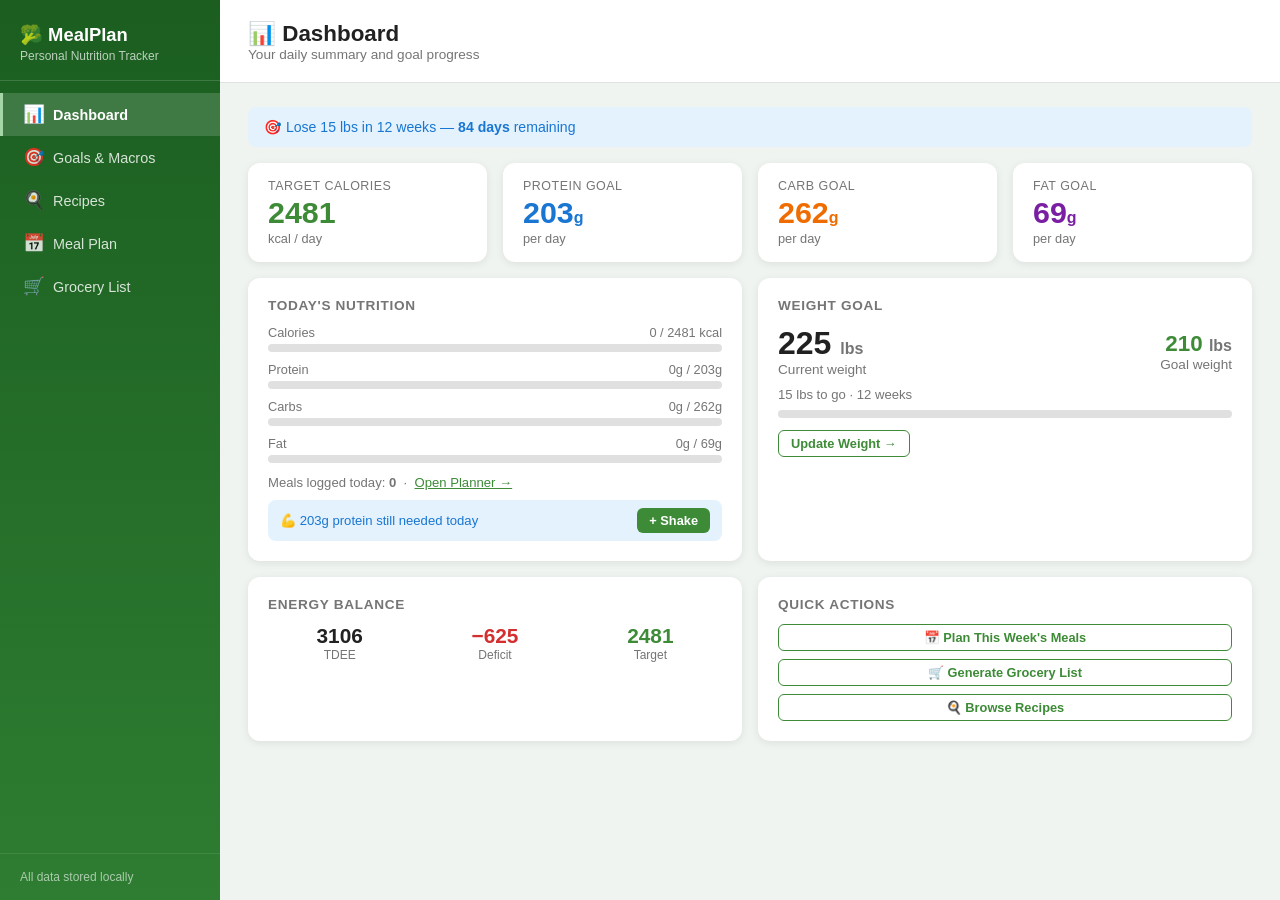
<file: index.html>
<!DOCTYPE html>
<html lang="en">
<head>
  <meta charset="UTF-8">
  <meta name="viewport" content="width=device-width, initial-scale=1.0">
  <title>MealPlan — Personal Nutrition & Meal Planner</title>
  <link rel="stylesheet" href="css/style.css">
  <style>
    /* Toast */
    #toast {
      position: fixed;
      bottom: 24px; left: 50%; transform: translateX(-50%) translateY(80px);
      background: var(--green);
      color: #fff;
      padding: 10px 22px;
      border-radius: 99px;
      font-size: 0.9rem;
      font-weight: 600;
      box-shadow: 0 4px 16px rgba(0,0,0,0.2);
      z-index: 9999;
      transition: transform 0.25s cubic-bezier(.34,1.56,.64,1);
      white-space: nowrap;
    }
    #toast.show { transform: translateX(-50%) translateY(0); }
  </style>
</head>
<body>

<!-- ── Sidebar ── -->
<aside id="sidebar">
  <div class="logo">
    <h1>🥦 MealPlan</h1>
    <span>Personal Nutrition Tracker</span>
  </div>
  <nav>
    <a href="#" id="nav-dashboard" data-nav="dashboard">
      <span class="icon">📊</span><span>Dashboard</span>
    </a>
    <a href="#" id="nav-goals" data-nav="goals">
      <span class="icon">🎯</span><span>Goals & Macros</span>
    </a>
    <a href="#" id="nav-recipes" data-nav="recipes">
      <span class="icon">🍳</span><span>Recipes</span>
    </a>
    <a href="#" id="nav-mealplan" data-nav="mealplan">
      <span class="icon">📅</span><span>Meal Plan</span>
    </a>
    <a href="#" id="nav-grocery" data-nav="grocery">
      <span class="icon">🛒</span><span>Grocery List</span>
    </a>
  </nav>
  <div class="sidebar-footer">All data stored locally</div>
</aside>

<!-- ── Main Content ── -->
<main id="main">

  <!-- Dashboard -->
  <section id="page-dashboard" class="page">
    <div class="page-header">
      <div>
        <h2>📊 Dashboard</h2>
        <p>Your daily summary and goal progress</p>
      </div>
    </div>
    <div class="page-body">
      <div id="dash-content"></div>
    </div>
  </section>

  <!-- Goals -->
  <section id="page-goals" class="page">
    <div class="page-header">
      <div>
        <h2>🎯 Goals & Macros</h2>
        <p>Set your body goals and get personalized macro targets</p>
      </div>
    </div>
    <div class="page-body">
      <div id="goals-content"></div>
    </div>
  </section>

  <!-- Recipes -->
  <section id="page-recipes" class="page">
    <div class="page-header">
      <div>
        <h2>🍳 Recipes</h2>
        <p>Browse and manage your meal library</p>
      </div>
    </div>
    <div class="page-body">
      <div class="section-actions">
        <input type="text" id="recipe-search" class="search-input" placeholder="🔍 Search recipes or tags…">
        <button class="btn btn-primary" onclick="editRecipe(null)">+ New Recipe</button>
      </div>
      <div id="recipes-content"></div>
    </div>
  </section>

  <!-- Meal Plan -->
  <section id="page-mealplan" class="page">
    <div class="page-header">
      <div>
        <h2>📅 Meal Plan</h2>
        <p>Plan your weekly meals and track macro totals</p>
      </div>
    </div>
    <div class="page-body">
      <div id="mealplan-content"></div>
    </div>
  </section>

  <!-- Grocery -->
  <section id="page-grocery" class="page">
    <div class="page-header">
      <div>
        <h2>🛒 Grocery List</h2>
        <p>Auto-generated from your meal plan, or add items manually</p>
      </div>
    </div>
    <div class="page-body">
      <div id="grocery-content"></div>
    </div>
  </section>

</main>

<!-- ── Modal ── -->
<div id="modal-overlay" class="modal-overlay">
  <div class="modal">
    <div class="modal-header">
      <h3 id="modal-title">Modal</h3>
      <button class="modal-close" onclick="closeModal()">✕</button>
    </div>
    <div class="modal-body" id="modal-body"></div>
    <div class="modal-footer" id="modal-footer"></div>
  </div>
</div>

<!-- ── Toast ── -->
<div id="toast"></div>

<script type="module" src="js/app.js"></script>

<!-- Mobile bottom nav -->
<nav id="bottom-nav">
  <a href="#" id="bnav-dashboard" data-nav="dashboard"><span class="icon">📊</span><span>Home</span></a>
  <a href="#" id="bnav-goals"     data-nav="goals">    <span class="icon">🎯</span><span>Goals</span></a>
  <a href="#" id="bnav-recipes"   data-nav="recipes">  <span class="icon">🍳</span><span>Recipes</span></a>
  <a href="#" id="bnav-mealplan"  data-nav="mealplan"> <span class="icon">📅</span><span>Plan</span></a>
  <a href="#" id="bnav-grocery"   data-nav="grocery">  <span class="icon">🛒</span><span>Shop</span></a>
</nav>
</body>
</html>
</file>
<file: css/style.css>
*, *::before, *::after { box-sizing: border-box; margin: 0; padding: 0; }

:root {
  --green: #3d8b37;
  --green-light: #e8f5e9;
  --green-mid: #66bb6a;
  --orange: #ef6c00;
  --orange-light: #fff3e0;
  --blue: #1976d2;
  --blue-light: #e3f2fd;
  --red: #d32f2f;
  --red-light: #ffebee;
  --purple: #7b1fa2;
  --purple-light: #f3e5f5;
  --bg: #f0f4f0;
  --surface: #fff;
  --border: #e0e0e0;
  --text: #212121;
  --text-muted: #757575;
  --sidebar-w: 220px;
  --radius: 12px;
  --shadow: 0 2px 8px rgba(0,0,0,0.08);
  --shadow-lg: 0 8px 24px rgba(0,0,0,0.12);
}

body {
  font-family: -apple-system, BlinkMacSystemFont, 'Segoe UI', sans-serif;
  background: var(--bg);
  color: var(--text);
  min-height: 100vh;
  display: flex;
}

/* ── Sidebar ── */
#sidebar {
  width: var(--sidebar-w);
  background: linear-gradient(180deg, #1b5e20 0%, #2e7d32 100%);
  color: #fff;
  display: flex;
  flex-direction: column;
  position: fixed;
  top: 0; left: 0; bottom: 0;
  z-index: 100;
  overflow-y: auto;
}

#sidebar .logo {
  padding: 24px 20px 16px;
  border-bottom: 1px solid rgba(255,255,255,0.15);
}
#sidebar .logo h1 {
  font-size: 1.15rem;
  font-weight: 700;
  line-height: 1.2;
}
#sidebar .logo span {
  font-size: 0.75rem;
  opacity: 0.7;
}

#sidebar nav { flex: 1; padding: 12px 0; }
#sidebar nav a {
  display: flex;
  align-items: center;
  gap: 10px;
  padding: 11px 20px;
  color: rgba(255,255,255,0.82);
  text-decoration: none;
  font-size: 0.9rem;
  transition: all 0.15s;
  border-left: 3px solid transparent;
}
#sidebar nav a .icon { font-size: 1.1rem; width: 20px; text-align: center; }
#sidebar nav a:hover { background: rgba(255,255,255,0.1); color: #fff; }
#sidebar nav a.active {
  background: rgba(255,255,255,0.15);
  color: #fff;
  border-left-color: #a5d6a7;
  font-weight: 600;
}

#sidebar .sidebar-footer {
  padding: 16px 20px;
  border-top: 1px solid rgba(255,255,255,0.15);
  font-size: 0.75rem;
  opacity: 0.6;
}

/* ── Main ── */
#main {
  margin-left: var(--sidebar-w);
  flex: 1;
  min-height: 100vh;
  display: flex;
  flex-direction: column;
}

.page { display: none; flex-direction: column; flex: 1; }
.page.active { display: flex; }

.page-header {
  background: var(--surface);
  border-bottom: 1px solid var(--border);
  padding: 20px 28px;
  display: flex;
  align-items: center;
  gap: 12px;
}
.page-header h2 { font-size: 1.4rem; font-weight: 700; }
.page-header p { font-size: 0.85rem; color: var(--text-muted); }

.page-body { padding: 24px 28px; flex: 1; }

/* ── Cards ── */
.card {
  background: var(--surface);
  border-radius: var(--radius);
  box-shadow: var(--shadow);
  padding: 20px;
  margin-bottom: 16px;
}
.card-title {
  font-size: 0.85rem;
  font-weight: 600;
  text-transform: uppercase;
  letter-spacing: 0.05em;
  color: var(--text-muted);
  margin-bottom: 12px;
}
.card h3 { font-size: 1.05rem; font-weight: 600; margin-bottom: 8px; }

/* ── Grid helpers ── */
.grid-2 { display: grid; grid-template-columns: 1fr 1fr; gap: 16px; }
.grid-3 { display: grid; grid-template-columns: repeat(3, 1fr); gap: 16px; }
.grid-4 { display: grid; grid-template-columns: repeat(4, 1fr); gap: 16px; }

/* ── Stat cards ── */
.stat-card {
  background: var(--surface);
  border-radius: var(--radius);
  padding: 16px 20px;
  box-shadow: var(--shadow);
  display: flex;
  flex-direction: column;
  gap: 4px;
}
.stat-card .stat-label { font-size: 0.78rem; color: var(--text-muted); font-weight: 500; text-transform: uppercase; letter-spacing: 0.04em; }
.stat-card .stat-value { font-size: 1.9rem; font-weight: 700; line-height: 1; }
.stat-card .stat-sub { font-size: 0.8rem; color: var(--text-muted); }
.stat-card.green .stat-value { color: var(--green); }
.stat-card.orange .stat-value { color: var(--orange); }
.stat-card.blue .stat-value { color: var(--blue); }
.stat-card.purple .stat-value { color: var(--purple); }

/* ── Macro bar ── */
.macro-bar-wrap { margin: 6px 0 10px; }
.macro-bar-label { display: flex; justify-content: space-between; font-size: 0.8rem; color: var(--text-muted); margin-bottom: 4px; }
.macro-bar { height: 8px; background: var(--border); border-radius: 99px; overflow: hidden; }
.macro-bar-fill { height: 100%; border-radius: 99px; transition: width 0.4s; }
.bar-protein { background: var(--blue); }
.bar-carbs { background: var(--orange); }
.bar-fat { background: var(--purple); }
.bar-calories { background: var(--green); }

/* ── Forms ── */
.form-group { margin-bottom: 14px; }
.form-group label { display: block; font-size: 0.82rem; font-weight: 600; color: var(--text-muted); margin-bottom: 5px; text-transform: uppercase; letter-spacing: 0.04em; }
.form-group input[type=text],
.form-group input[type=number],
.form-group select,
.form-group textarea {
  width: 100%;
  padding: 9px 12px;
  border: 1.5px solid var(--border);
  border-radius: 8px;
  font-size: 0.95rem;
  font-family: inherit;
  background: #fafafa;
  transition: border-color 0.15s;
  outline: none;
}
.form-group input:focus,
.form-group select:focus,
.form-group textarea:focus { border-color: var(--green); background: #fff; }
.form-row { display: grid; grid-template-columns: 1fr 1fr; gap: 12px; }
.form-row-3 { display: grid; grid-template-columns: 1fr 1fr 1fr; gap: 12px; }

/* Toggle switch */
.toggle-group { display: flex; align-items: center; gap: 12px; padding: 4px 0; }
.toggle-group label { font-size: 0.9rem; font-weight: 500; cursor: pointer; }
.toggle {
  position: relative;
  width: 44px;
  height: 24px;
  cursor: pointer;
}
.toggle input { opacity: 0; width: 0; height: 0; }
.toggle-slider {
  position: absolute;
  inset: 0;
  background: #ccc;
  border-radius: 24px;
  transition: 0.2s;
}
.toggle-slider::before {
  content: '';
  position: absolute;
  width: 18px; height: 18px;
  left: 3px; top: 3px;
  background: white;
  border-radius: 50%;
  transition: 0.2s;
}
.toggle input:checked + .toggle-slider { background: var(--green); }
.toggle input:checked + .toggle-slider::before { transform: translateX(20px); }

/* ── Buttons ── */
.btn {
  display: inline-flex;
  align-items: center;
  gap: 6px;
  padding: 9px 18px;
  border-radius: 8px;
  border: none;
  font-size: 0.9rem;
  font-weight: 600;
  cursor: pointer;
  transition: all 0.15s;
  text-decoration: none;
}
.btn-primary { background: var(--green); color: #fff; }
.btn-primary:hover { background: #2e7d32; }
.btn-secondary { background: var(--border); color: var(--text); }
.btn-secondary:hover { background: #ccc; }
.btn-danger { background: var(--red); color: #fff; }
.btn-danger:hover { background: #b71c1c; }
.btn-outline { background: transparent; border: 1.5px solid var(--green); color: var(--green); }
.btn-outline:hover { background: var(--green-light); }
.btn-sm { padding: 5px 12px; font-size: 0.8rem; border-radius: 6px; }
.btn-icon { padding: 6px 8px; border-radius: 6px; }

/* ── Dashboard ── */
#page-dashboard .progress-section {
  margin-top: 4px;
}
.weight-progress {
  display: flex;
  align-items: center;
  gap: 12px;
  margin: 8px 0;
}
.weight-dot {
  width: 10px; height: 10px; border-radius: 50%;
  background: var(--green);
  flex-shrink: 0;
}
.weight-bar-wrap {
  flex: 1;
  height: 10px;
  background: var(--border);
  border-radius: 99px;
  overflow: hidden;
}
.weight-bar-fill {
  height: 100%;
  background: linear-gradient(90deg, var(--green-mid), var(--green));
  border-radius: 99px;
  transition: width 0.4s;
}

/* ── Recipes ── */
.recipe-grid { display: grid; grid-template-columns: repeat(auto-fill, minmax(280px, 1fr)); gap: 16px; }
.recipe-card {
  background: var(--surface);
  border-radius: var(--radius);
  box-shadow: var(--shadow);
  overflow: hidden;
  transition: box-shadow 0.15s, transform 0.15s;
  cursor: pointer;
  display: flex;
  flex-direction: column;
}
.recipe-card:hover { box-shadow: var(--shadow-lg); transform: translateY(-2px); }
.recipe-thumb {
  height: 8px;
  background: linear-gradient(90deg, var(--green-mid), var(--green));
}
.recipe-thumb.orange { background: linear-gradient(90deg, #ff9800, #ef6c00); }
.recipe-thumb.blue { background: linear-gradient(90deg, #42a5f5, #1976d2); }
.recipe-thumb.purple { background: linear-gradient(90deg, #ab47bc, #7b1fa2); }
.recipe-body { padding: 16px; flex: 1; display: flex; flex-direction: column; }
.recipe-name { font-size: 1rem; font-weight: 700; margin-bottom: 4px; }
.recipe-tags { display: flex; gap: 6px; flex-wrap: wrap; margin-bottom: 10px; }
.tag {
  font-size: 0.7rem;
  padding: 2px 8px;
  border-radius: 99px;
  background: var(--green-light);
  color: var(--green);
  font-weight: 600;
}
.tag.orange { background: var(--orange-light); color: var(--orange); }
.tag.blue { background: var(--blue-light); color: var(--blue); }
.recipe-macros {
  display: grid;
  grid-template-columns: repeat(4, 1fr);
  gap: 4px;
  margin-top: auto;
  padding-top: 10px;
  border-top: 1px solid var(--border);
}
.recipe-macro-item { text-align: center; }
.recipe-macro-item .val { font-size: 0.95rem; font-weight: 700; }
.recipe-macro-item .lbl { font-size: 0.65rem; color: var(--text-muted); text-transform: uppercase; }
.recipe-macro-item .val.cal { color: var(--green); }
.recipe-macro-item .val.pro { color: var(--blue); }
.recipe-macro-item .val.carb { color: var(--orange); }
.recipe-macro-item .val.fat { color: var(--purple); }
.recipe-actions { display: flex; gap: 6px; padding: 10px 16px; border-top: 1px solid var(--border); }

/* ── Modal ── */
.modal-overlay {
  display: none;
  position: fixed; inset: 0;
  background: rgba(0,0,0,0.45);
  z-index: 999;
  align-items: center;
  justify-content: center;
  padding: 24px;
}
.modal-overlay.open { display: flex; }
.modal {
  background: var(--surface);
  border-radius: var(--radius);
  box-shadow: var(--shadow-lg);
  width: 100%;
  max-width: 560px;
  max-height: 90vh;
  overflow-y: auto;
  display: flex;
  flex-direction: column;
}
.modal-header {
  padding: 20px 24px 16px;
  border-bottom: 1px solid var(--border);
  display: flex;
  align-items: center;
  justify-content: space-between;
}
.modal-header h3 { font-size: 1.1rem; font-weight: 700; }
.modal-close {
  background: none; border: none; cursor: pointer;
  font-size: 1.3rem; color: var(--text-muted);
  padding: 2px 6px; border-radius: 4px;
}
.modal-close:hover { background: var(--border); }
.modal-body { padding: 20px 24px; flex: 1; }
.modal-footer { padding: 16px 24px; border-top: 1px solid var(--border); display: flex; gap: 10px; justify-content: flex-end; }

/* ── Meal Plan ── */
.week-nav {
  display: flex;
  align-items: center;
  gap: 12px;
  margin-bottom: 16px;
}
.week-nav h3 { font-size: 1rem; font-weight: 600; }
.week-grid {
  display: grid;
  grid-template-columns: 90px repeat(7, 1fr);
  gap: 4px;
  min-width: 700px;
}
.week-grid.scroll-x { overflow-x: auto; }
.week-day-header {
  text-align: center;
  padding: 10px 4px;
  font-size: 0.78rem;
  font-weight: 700;
  text-transform: uppercase;
  letter-spacing: 0.05em;
  color: var(--text-muted);
  background: var(--surface);
  border-radius: 8px;
}
.week-day-header.today { color: var(--green); background: var(--green-light); }
.meal-label {
  display: flex;
  align-items: center;
  padding: 6px 10px;
  font-size: 0.78rem;
  font-weight: 600;
  color: var(--text-muted);
  text-transform: uppercase;
}
.meal-slot {
  background: var(--surface);
  border-radius: 8px;
  padding: 8px;
  min-height: 60px;
  border: 1.5px dashed var(--border);
  display: flex;
  flex-direction: column;
  gap: 4px;
  cursor: pointer;
  transition: border-color 0.15s, background 0.15s;
  position: relative;
}
.meal-slot:hover { border-color: var(--green); background: var(--green-light); }
.meal-slot.filled { border-style: solid; border-color: var(--border); }
.meal-slot-recipe {
  font-size: 0.8rem;
  font-weight: 600;
  line-height: 1.2;
}
.meal-slot-macros { font-size: 0.7rem; color: var(--text-muted); }
.meal-slot-add {
  color: var(--text-muted);
  font-size: 0.75rem;
  text-align: center;
  margin: auto;
}
.meal-slot-clear {
  position: absolute;
  top: 4px; right: 4px;
  background: none; border: none;
  cursor: pointer; color: var(--text-muted);
  font-size: 0.7rem; padding: 1px 3px;
  border-radius: 3px; opacity: 0;
}
.meal-slot:hover .meal-slot-clear { opacity: 1; }
.meal-slot-clear:hover { color: var(--red); background: var(--red-light); }
.meal-slot-edit {
  position: absolute;
  top: 4px; right: 4px;
  background: none; border: none;
  cursor: pointer; font-size: 0.8rem;
  padding: 1px 3px; border-radius: 3px;
  opacity: 0; transition: opacity 0.15s;
}
.meal-slot:hover .meal-slot-edit { opacity: 1; }
.meal-slot-edit:hover { background: var(--green-light); }

/* ── Grocery List ── */
.grocery-categories { display: flex; flex-direction: column; gap: 16px; }
.grocery-category h4 {
  font-size: 0.8rem;
  font-weight: 700;
  text-transform: uppercase;
  letter-spacing: 0.06em;
  color: var(--text-muted);
  margin-bottom: 8px;
  padding-bottom: 6px;
  border-bottom: 1px solid var(--border);
}
.grocery-item {
  display: flex;
  align-items: center;
  gap: 10px;
  padding: 8px 10px;
  border-radius: 8px;
  transition: background 0.1s;
}
.grocery-item:hover { background: #f5f5f5; }
.grocery-item input[type=checkbox] { width: 18px; height: 18px; cursor: pointer; accent-color: var(--green); flex-shrink: 0; }
.grocery-item.checked .grocery-text { text-decoration: line-through; color: var(--text-muted); }
.grocery-text { flex: 1; font-size: 0.92rem; }
.grocery-amount { font-size: 0.82rem; color: var(--text-muted); white-space: nowrap; }
.grocery-del { background: none; border: none; cursor: pointer; color: var(--text-muted); padding: 2px 5px; border-radius: 4px; opacity: 0; }
.grocery-item:hover .grocery-del { opacity: 1; }
.grocery-del:hover { color: var(--red); }

/* ── Ingredients editor ── */
.ingredient-row {
  display: grid;
  grid-template-columns: 1fr 80px 80px auto;
  gap: 8px;
  margin-bottom: 8px;
  align-items: center;
}
.ingredient-row input { margin: 0; }

/* ── Misc ── */
.section-actions {
  display: flex;
  align-items: center;
  justify-content: space-between;
  margin-bottom: 16px;
  gap: 12px;
  flex-wrap: wrap;
}
.search-input {
  padding: 8px 14px;
  border: 1.5px solid var(--border);
  border-radius: 8px;
  font-size: 0.9rem;
  outline: none;
  width: 220px;
  background: var(--surface);
}
.search-input:focus { border-color: var(--green); }

.empty-state {
  text-align: center;
  padding: 48px 24px;
  color: var(--text-muted);
}
.empty-state .icon { font-size: 3rem; margin-bottom: 12px; }
.empty-state p { font-size: 0.95rem; }

.badge {
  display: inline-block;
  padding: 2px 8px;
  border-radius: 99px;
  font-size: 0.72rem;
  font-weight: 700;
}
.badge-green { background: var(--green-light); color: var(--green); }
.badge-orange { background: var(--orange-light); color: var(--orange); }

.divider { height: 1px; background: var(--border); margin: 16px 0; }

.notice {
  padding: 12px 16px;
  border-radius: 8px;
  font-size: 0.88rem;
  margin-bottom: 16px;
}
.notice-info { background: var(--blue-light); color: var(--blue); }
.notice-success { background: var(--green-light); color: var(--green); }
.notice-warn { background: var(--orange-light); color: var(--orange); }

.days-left-chip {
  display: inline-flex;
  align-items: center;
  gap: 6px;
  background: var(--orange-light);
  color: var(--orange);
  border-radius: 99px;
  padding: 4px 12px;
  font-size: 0.82rem;
  font-weight: 600;
}

/* ── Scrollbar ── */
::-webkit-scrollbar { width: 6px; height: 6px; }
::-webkit-scrollbar-track { background: transparent; }
::-webkit-scrollbar-thumb { background: #bdbdbd; border-radius: 99px; }

/* ── Filter chips ── */
.filter-chips {
  display: flex;
  gap: 8px;
  flex-wrap: wrap;
  margin-bottom: 16px;
}
.filter-chip {
  padding: 5px 14px;
  border-radius: 99px;
  border: 1.5px solid var(--border);
  background: var(--surface);
  font-size: 0.82rem;
  font-weight: 600;
  cursor: pointer;
  color: var(--text);
  transition: all 0.15s;
  -webkit-tap-highlight-color: transparent;
}
.filter-chip:hover { border-color: var(--green); color: var(--green); }
.filter-chip.active { background: var(--green); color: #fff; border-color: var(--green); }

/* ── Bottom Nav (hidden on desktop) ── */
#bottom-nav { display: none; }

/* ── Tablet: shrink sidebar ── */
@media (max-width: 960px) and (min-width: 769px) {
  :root { --sidebar-w: 64px; }
  #sidebar nav a span:not(.icon) { display: none; }
  #sidebar .logo h1, #sidebar .logo span, #sidebar .sidebar-footer { display: none; }
  #sidebar .logo { padding: 16px 12px; text-align: center; }
  #sidebar nav a { padding: 14px; justify-content: center; }
  #sidebar nav a .icon { width: auto; font-size: 1.3rem; }
  .grid-4 { grid-template-columns: 1fr 1fr; }
}

/* ── Mobile ── */
@media (max-width: 768px) {
  :root { --sidebar-w: 0px; --bottom-nav-h: 62px; }

  /* hide desktop sidebar */
  #sidebar { display: none; }

  /* main fills full width, leave room for bottom nav */
  #main {
    margin-left: 0;
    padding-bottom: var(--bottom-nav-h);
  }

  /* bottom tab bar */
  #bottom-nav {
    display: flex;
    position: fixed;
    bottom: 0; left: 0; right: 0;
    height: var(--bottom-nav-h);
    background: linear-gradient(180deg, #1b5e20 0%, #2e7d32 100%);
    z-index: 200;
    border-top: 1px solid rgba(255,255,255,0.12);
    /* safe area for notched phones */
    padding-bottom: env(safe-area-inset-bottom, 0);
  }
  #bottom-nav a {
    flex: 1;
    display: flex;
    flex-direction: column;
    align-items: center;
    justify-content: center;
    gap: 2px;
    color: rgba(255,255,255,0.65);
    text-decoration: none;
    font-size: 0.6rem;
    font-weight: 600;
    text-transform: uppercase;
    letter-spacing: 0.04em;
    padding: 8px 4px;
    transition: color 0.15s, background 0.15s;
    -webkit-tap-highlight-color: transparent;
  }
  #bottom-nav a .icon { font-size: 1.3rem; line-height: 1; }
  #bottom-nav a:hover, #bottom-nav a.active {
    color: #fff;
    background: rgba(255,255,255,0.12);
  }
  #bottom-nav a.active { color: #a5d6a7; }

  /* page header compact */
  .page-header { padding: 14px 16px; }
  .page-header h2 { font-size: 1.15rem; }
  .page-header p { display: none; }

  /* page body */
  .page-body { padding: 14px 14px; }

  /* grids → single column */
  .grid-2, .grid-3, .grid-4 { grid-template-columns: 1fr; }
  .form-row, .form-row-3 { grid-template-columns: 1fr; }

  /* cards tighter */
  .card { padding: 14px; }

  /* stat cards 2-up */
  .grid-4.stats-row { grid-template-columns: 1fr 1fr; }

  /* recipe grid single column */
  .recipe-grid { grid-template-columns: 1fr; }

  /* bigger touch targets on buttons */
  .btn { min-height: 42px; }
  .btn-sm { min-height: 36px; padding: 6px 14px; }

  /* section actions stack */
  .section-actions { flex-direction: column; align-items: stretch; }
  .section-actions .search-input { width: 100%; }
  .section-actions .btn { width: 100%; justify-content: center; }

  /* ingredient rows wrap */
  .ingredient-row {
    grid-template-columns: 1fr 70px 60px auto;
    gap: 6px;
  }

  /* modal → full-width bottom sheet */
  .modal-overlay { align-items: flex-end; padding: 0; }
  .modal {
    border-radius: var(--radius) var(--radius) 0 0;
    max-width: 100%;
    max-height: 88vh;
  }

  /* week nav wrap */
  .week-nav { flex-wrap: wrap; }
  .week-nav .btn { flex: 1; justify-content: center; }
}

/* ── Mobile meal plan day picker ── */
.day-tabs {
  display: flex;
  gap: 6px;
  overflow-x: auto;
  padding-bottom: 4px;
  margin-bottom: 14px;
  -ms-overflow-style: none;
  scrollbar-width: none;
}
.day-tabs::-webkit-scrollbar { display: none; }
.day-tab {
  flex-shrink: 0;
  padding: 8px 14px;
  border-radius: 99px;
  border: 1.5px solid var(--border);
  background: var(--surface);
  font-size: 0.82rem;
  font-weight: 600;
  cursor: pointer;
  white-space: nowrap;
  transition: all 0.15s;
  -webkit-tap-highlight-color: transparent;
}
.day-tab:hover { border-color: var(--green); color: var(--green); }
.day-tab.active { background: var(--green); color: #fff; border-color: var(--green); }
.day-tab.today { border-color: var(--green); color: var(--green); }
.day-tab.today.active { background: var(--green); color: #fff; }

/* mobile meal rows */
.mobile-meal-row {
  background: var(--surface);
  border-radius: var(--radius);
  box-shadow: var(--shadow);
  margin-bottom: 10px;
  overflow: hidden;
}
.mobile-meal-header {
  display: flex;
  align-items: center;
  justify-content: space-between;
  padding: 10px 14px;
  border-bottom: 1px solid var(--border);
  font-size: 0.78rem;
  font-weight: 700;
  text-transform: uppercase;
  letter-spacing: 0.05em;
  color: var(--text-muted);
}
.mobile-meal-body {
  padding: 12px 14px;
  cursor: pointer;
  min-height: 52px;
  display: flex;
  align-items: center;
  gap: 10px;
  transition: background 0.1s;
  -webkit-tap-highlight-color: transparent;
}
.mobile-meal-body:hover { background: var(--green-light); }
.mobile-meal-body.empty { color: var(--text-muted); font-size: 0.88rem; }
.mobile-meal-name { font-weight: 600; font-size: 0.92rem; flex: 1; }
.mobile-meal-macros { font-size: 0.75rem; color: var(--text-muted); }
.mobile-meal-add { color: var(--text-muted); font-size: 0.85rem; }

/* daily total bar on mobile */
.mobile-day-total {
  background: var(--surface);
  border-radius: var(--radius);
  padding: 12px 16px;
  box-shadow: var(--shadow);
  margin-bottom: 16px;
  display: flex;
  justify-content: space-between;
  align-items: center;
  font-size: 0.88rem;
}
.mobile-day-total strong { font-size: 1.1rem; }
</file>
